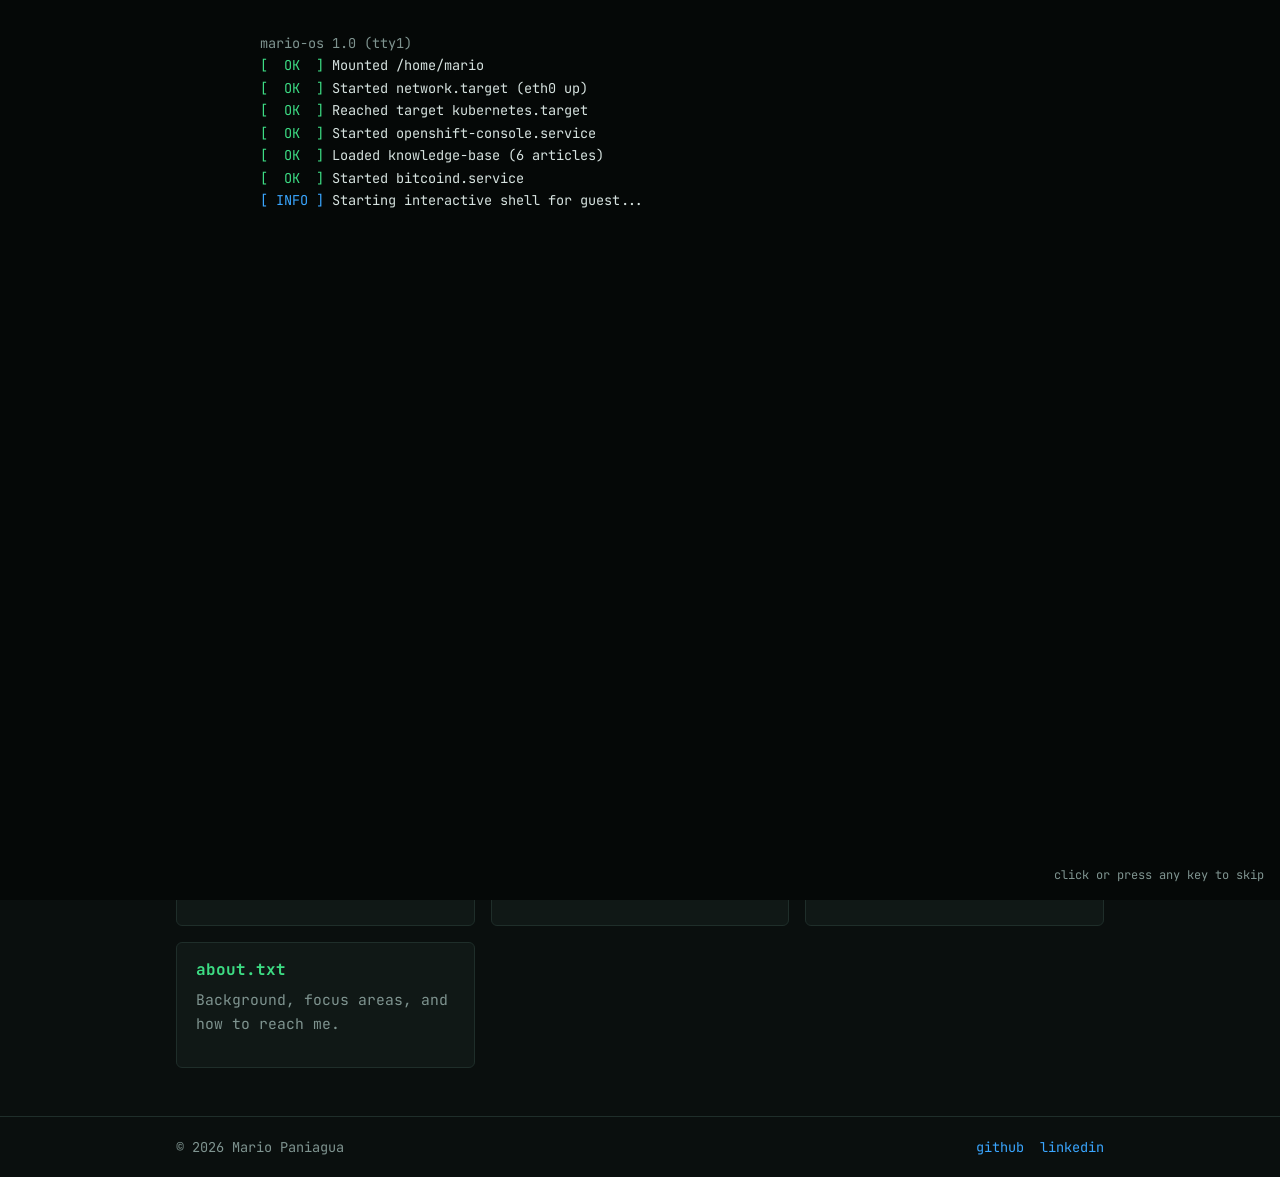
<file: index.html>
<!doctype html>
<html lang="en">
<head>
  <meta charset="utf-8">
  <meta name="viewport" content="width=device-width, initial-scale=1">
  <title>Home — Mario Paniagua</title>
  <meta name="description" content="Personal site: Unix/OpenShift administration, networking, Kubernetes, VMware, and AI — plus a knowledge base of admin runbooks.">
  <link rel="preconnect" href="https://fonts.googleapis.com">
  <link rel="preconnect" href="https://fonts.gstatic.com" crossorigin>
  <link rel="stylesheet" href="https://fonts.googleapis.com/css2?family=JetBrains+Mono:wght@400;700&display=swap">
  <link rel="stylesheet" href="css/style.css">
  <link rel="stylesheet" href="css/motion.css">
</head>
<body>
  <header class="site-header">
    <div class="container">
      <a class="logo" href="index.html">~/<span>mario-paniagua</span></a>
      <nav class="site-nav" aria-label="Main">
        <ul>
          <li><a href="index.html" aria-current="page">home</a></li>
          <li><a href="projects.html">projects</a></li>
          <li><a href="knowledge-base.html">knowledge-base</a></li>
          <li><a href="resume.html">resume</a></li>
          <li><a href="about.html">about</a></li>
        </ul>
      </nav>
    </div>
  </header>

  <main>
    <div class="container">
      <section class="hero">
        <h1>Hi, I'm Mario Paniagua<span class="cursor" aria-hidden="true"></span></h1>
        <p class="tagline">unix · openshift · kubernetes · networking · vmware · ai</p>
        <p>
          UNIX/OpenShift systems administrator with 10+ years in infrastructure, from Juniper
          networks to VMware Tanzu to production OpenShift. I keep clusters and servers healthy,
          and write down how I did it so others don't have to rediscover it.
          <a href="about.html">More about me →</a>
        </p>
      </section>

      <section id="terminal" class="terminal" aria-label="Interactive terminal">
        <div class="terminal-bar" aria-hidden="true">
          <span class="dot"></span><span class="dot"></span><span class="dot"></span>
          <span class="title">guest@site: ~</span>
        </div>
        <div class="terminal-body">
          <div class="terminal-output" aria-live="polite"></div>
          <div class="terminal-input-row">
            <label class="terminal-prompt" for="terminal-input">guest@site:~$</label>
            <input id="terminal-input" class="terminal-input" type="text"
                   autocomplete="off" autocapitalize="off" spellcheck="false"
                   aria-label="Terminal command">
          </div>
        </div>
      </section>

      <h2 class="prompt">ls ~/</h2>
      <div class="grid">
        <a class="card" href="projects.html">
          <h3>projects/</h3>
          <p class="muted">Self-hosted LLM on Kubernetes, and more to come.</p>
        </a>
        <a class="card" href="knowledge-base.html">
          <h3>knowledge-base/</h3>
          <p class="muted">Admin procedures and runbooks for reference.</p>
        </a>
        <a class="card" href="resume.html">
          <h3>resume.txt</h3>
          <p class="muted">Experience, skills, and credentials.</p>
        </a>
        <a class="card" href="about.html">
          <h3>about.txt</h3>
          <p class="muted">Background, focus areas, and how to reach me.</p>
        </a>
      </div>
    </div>
  </main>

  <footer class="site-footer">
    <div class="container">
      <span>© 2026 Mario Paniagua</span>
      <ul>
        <li><a href="https://github.com/lpageek95">github</a></li>
        <li><a href="https://www.linkedin.com/in/mario-paniagua-47815b133/">linkedin</a></li>
      </ul>
    </div>
  </footer>

  <script src="js/terminal.js"></script>
  <script src="js/kb-articles.js"></script>
  <script src="js/motion.js"></script>
</body>
</html>
</file>
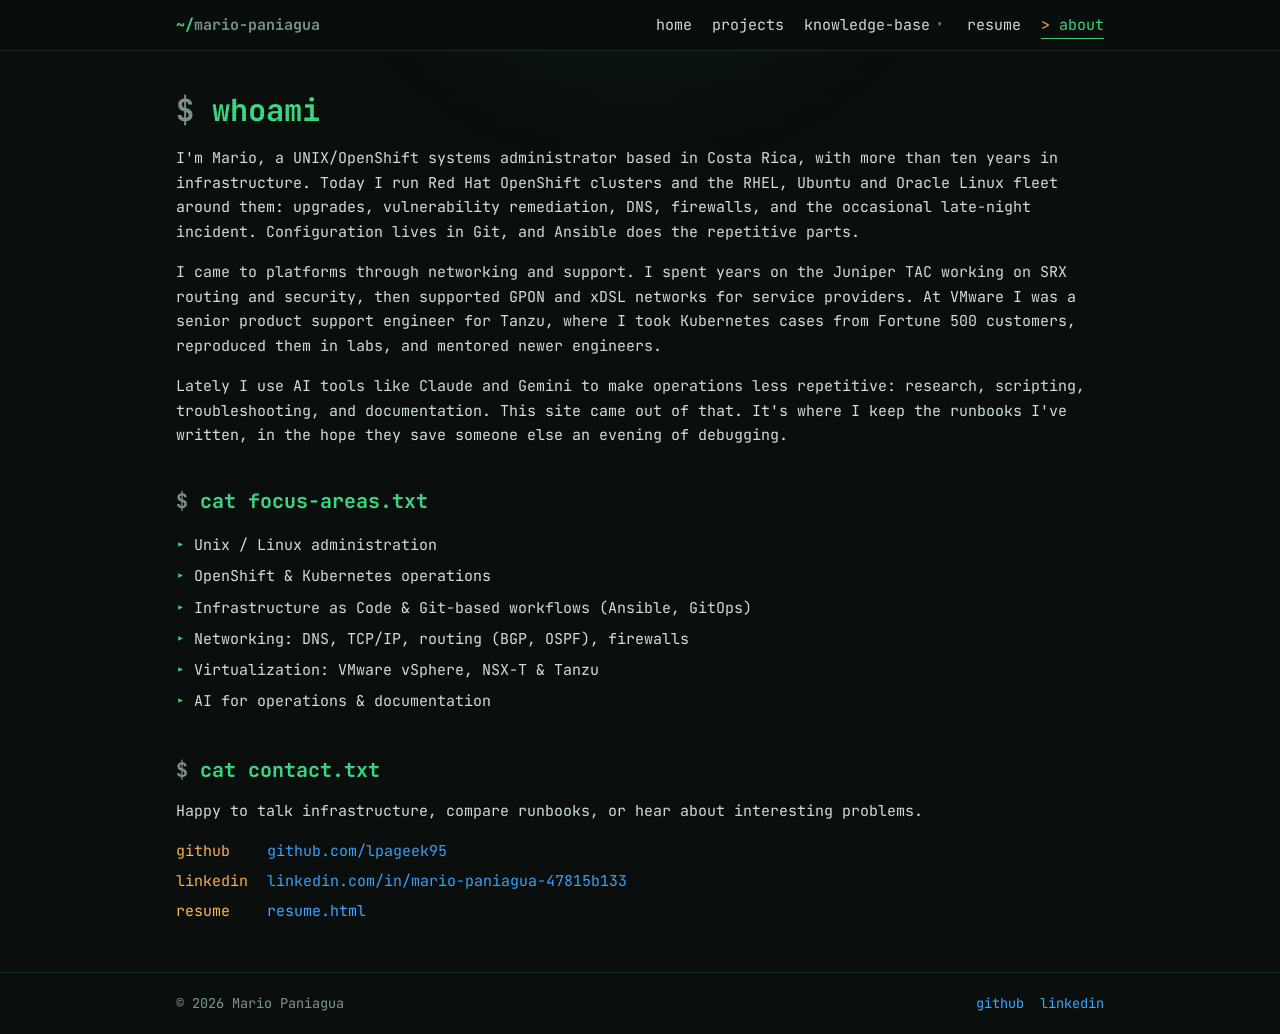
<file: about.html>
<!doctype html>
<html lang="en">
<head>
  <meta charset="utf-8">
  <meta name="viewport" content="width=device-width, initial-scale=1">
  <title>About — Mario Paniagua</title>
  <meta name="description" content="About me: background, focus areas, and how to get in touch.">
  <link rel="preconnect" href="https://fonts.googleapis.com">
  <link rel="preconnect" href="https://fonts.gstatic.com" crossorigin>
  <link rel="stylesheet" href="https://fonts.googleapis.com/css2?family=JetBrains+Mono:wght@400;700&display=swap">
  <link rel="stylesheet" href="css/style.css">
  <link rel="stylesheet" href="css/motion.css">
</head>
<body>
  <header class="site-header">
    <div class="container">
      <a class="logo" href="index.html">~/<span>mario-paniagua</span></a>
      <nav class="site-nav" aria-label="Main">
        <ul>
          <li><a href="index.html">home</a></li>
          <li><a href="projects.html">projects</a></li>
          <li><a href="knowledge-base.html">knowledge-base</a></li>
          <li><a href="resume.html">resume</a></li>
          <li><a href="about.html" aria-current="page">about</a></li>
        </ul>
      </nav>
    </div>
  </header>

  <main>
    <div class="container">
      <h1 class="prompt">whoami</h1>

      <section aria-label="Bio">
        <p>
          I'm Mario, a UNIX/OpenShift systems administrator based in Costa Rica, with more than
          ten years in infrastructure. Today I run Red Hat OpenShift clusters and the RHEL, Ubuntu
          and Oracle Linux fleet around them: upgrades, vulnerability remediation, DNS, firewalls,
          and the occasional late-night incident. Configuration lives in Git, and Ansible does the
          repetitive parts.
        </p>
        <p>
          I came to platforms through networking and support. I spent years on the Juniper TAC
          working on SRX routing and security, then supported GPON and xDSL networks for service
          providers. At VMware I was a senior product support engineer for Tanzu, where I took
          Kubernetes cases from Fortune 500 customers, reproduced them in labs, and mentored newer
          engineers.
        </p>
        <p>
          Lately I use AI tools like Claude and Gemini to make operations less repetitive:
          research, scripting, troubleshooting, and documentation. This site came out of that.
          It's where I keep the runbooks I've written, in the hope they save someone else an evening
          of debugging.
        </p>
      </section>

      <h2 class="prompt">cat focus-areas.txt</h2>
      <ul class="focus-list">
        <li>Unix / Linux administration</li>
        <li>OpenShift &amp; Kubernetes operations</li>
        <li>Infrastructure as Code &amp; Git-based workflows (Ansible, GitOps)</li>
        <li>Networking: DNS, TCP/IP, routing (BGP, OSPF), firewalls</li>
        <li>Virtualization: VMware vSphere, NSX-T &amp; Tanzu</li>
        <li>AI for operations &amp; documentation</li>
      </ul>

      <h2 class="prompt" id="contact">cat contact.txt</h2>
      <p>Happy to talk infrastructure, compare runbooks, or hear about interesting problems.</p>
      <dl class="kv">
        <dt>github</dt>
        <dd><a href="https://github.com/lpageek95">github.com/lpageek95</a></dd>
        <dt>linkedin</dt>
        <dd><a href="https://www.linkedin.com/in/mario-paniagua-47815b133/">linkedin.com/in/mario-paniagua-47815b133</a></dd>
        <dt>resume</dt>
        <dd><a href="resume.html">resume.html</a></dd>
      </dl>
    </div>
  </main>

  <footer class="site-footer">
    <div class="container">
      <span>© 2026 Mario Paniagua</span>
      <ul>
        <li><a href="https://github.com/lpageek95">github</a></li>
        <li><a href="https://www.linkedin.com/in/mario-paniagua-47815b133/">linkedin</a></li>
      </ul>
    </div>
  </footer>
  <script src="js/kb-articles.js"></script>
  <script src="js/motion.js"></script>
</body>
</html>
</file>
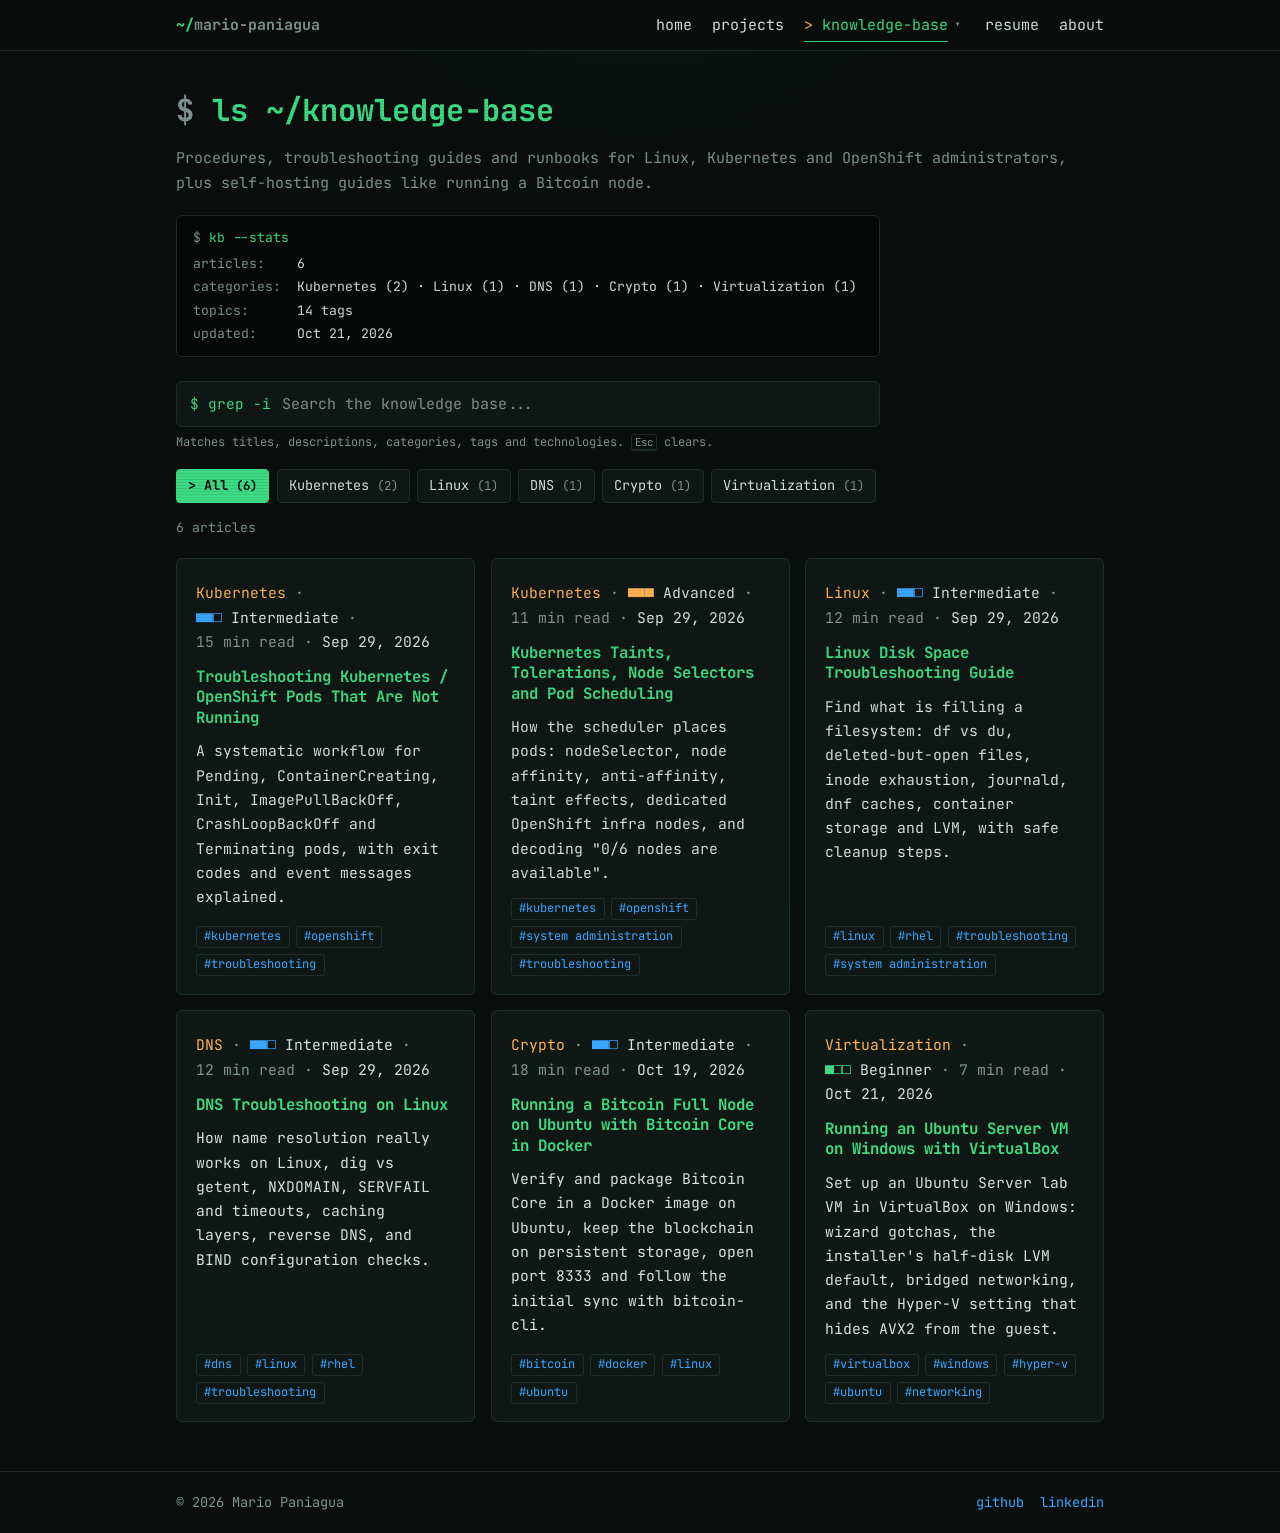
<file: knowledge-base.html>
<!doctype html>
<html lang="en">
<head>
  <meta charset="utf-8">
  <meta name="viewport" content="width=device-width, initial-scale=1">
  <title>Knowledge Base: Linux, Kubernetes, OpenShift &amp; DNS Guides — Mario Paniagua</title>
  <meta name="description" content="Practical troubleshooting guides and runbooks for Linux/RHEL, Kubernetes, OpenShift and DNS administrators. Searchable and filterable by category and topic.">
  <meta property="og:type" content="website">
  <meta property="og:site_name" content="Mario Paniagua">
  <meta property="og:title" content="Knowledge Base: Linux, Kubernetes, OpenShift &amp; DNS Guides">
  <meta property="og:description" content="Practical troubleshooting guides and runbooks for Linux/RHEL, Kubernetes, OpenShift and DNS administrators.">
  <link rel="preconnect" href="https://fonts.googleapis.com">
  <link rel="preconnect" href="https://fonts.gstatic.com" crossorigin>
  <link rel="stylesheet" href="https://fonts.googleapis.com/css2?family=JetBrains+Mono:wght@400;700&display=swap">
  <link rel="stylesheet" href="css/style.css">
  <link rel="stylesheet" href="css/motion.css">
</head>
<body>
  <header class="site-header">
    <div class="container">
      <a class="logo" href="index.html">~/<span>mario-paniagua</span></a>
      <nav class="site-nav" aria-label="Main">
        <ul>
          <li><a href="index.html">home</a></li>
          <li><a href="projects.html">projects</a></li>
          <li><a href="knowledge-base.html" aria-current="page">knowledge-base</a></li>
          <li><a href="resume.html">resume</a></li>
          <li><a href="about.html">about</a></li>
        </ul>
      </nav>
    </div>
  </header>

  <main>
    <div class="container">
      <h1 class="prompt">ls ~/knowledge-base</h1>
      <p class="muted">Procedures, troubleshooting guides and runbooks for Linux, Kubernetes and OpenShift administrators, plus self-hosting guides like running a Bitcoin node.</p>

      <!-- Filled by js/knowledge-base.js from js/kb-articles.js -->
      <section class="kb-stats" id="kb-stats" aria-label="Knowledge base statistics"></section>

      <section class="kb-controls" id="kb-controls" aria-label="Search and filter articles" hidden>
        <div class="kb-search">
          <label for="kb-search" class="visually-hidden">Search the knowledge base</label>
          <span class="kb-search-prompt" aria-hidden="true">$ grep -i</span>
          <input id="kb-search" type="search" placeholder="Search the knowledge base..."
                 autocomplete="off" autocapitalize="off" spellcheck="false"
                 aria-describedby="kb-search-hint" aria-controls="kb-grid">
        </div>
        <p id="kb-search-hint" class="kb-hint">Matches titles, descriptions, categories, tags and technologies. <kbd>Esc</kbd> clears.</p>

        <div class="kb-filters" id="kb-categories" role="group" aria-label="Filter by category"></div>

        <div class="kb-status">
          <p id="kb-count" class="kb-count" role="status" aria-live="polite"></p>
          <p id="kb-active-tag" class="kb-active-tag" hidden>tag: <button type="button" id="kb-active-tag-btn" class="tag-btn" aria-pressed="true"></button></p>
          <button type="button" id="kb-reset" class="kb-reset" hidden>reset filters</button>
        </div>
      </section>

      <div class="grid" id="kb-grid"></div>

      <div class="kb-empty" id="kb-empty" hidden>
        <p id="kb-empty-text">No articles found matching your search.</p>
        <button type="button" id="kb-empty-reset" class="kb-reset">reset filters</button>
      </div>

      <noscript>
        <p class="muted">Search and filters need JavaScript. All articles:</p>
        <ul>
          <li><a href="articles/troubleshooting-pods-not-running.html">Troubleshooting Kubernetes / OpenShift Pods That Are Not Running</a></li>
          <li><a href="articles/kubernetes-pod-scheduling.html">Kubernetes Taints, Tolerations, Node Selectors and Pod Scheduling</a></li>
          <li><a href="articles/linux-disk-space-troubleshooting.html">Linux Disk Space Troubleshooting Guide</a></li>
          <li><a href="articles/dns-troubleshooting-linux.html">DNS Troubleshooting on Linux</a></li>
          <li><a href="articles/bitcoin-node-docker-ubuntu.html">Running a Bitcoin Full Node on Ubuntu with Bitcoin Core in Docker</a></li>
          <li><a href="articles/virtualbox-ubuntu-vm-windows.html">Running an Ubuntu Server VM on Windows with VirtualBox</a></li>
        </ul>
      </noscript>
    </div>
  </main>

  <footer class="site-footer">
    <div class="container">
      <span>© 2026 Mario Paniagua</span>
      <ul>
        <li><a href="https://github.com/lpageek95">github</a></li>
        <li><a href="https://www.linkedin.com/in/mario-paniagua-47815b133/">linkedin</a></li>
      </ul>
    </div>
  </footer>

  <script src="js/kb-articles.js"></script>
  <script src="js/knowledge-base.js"></script>
  <script src="js/motion.js"></script>
</body>
</html>
</file>
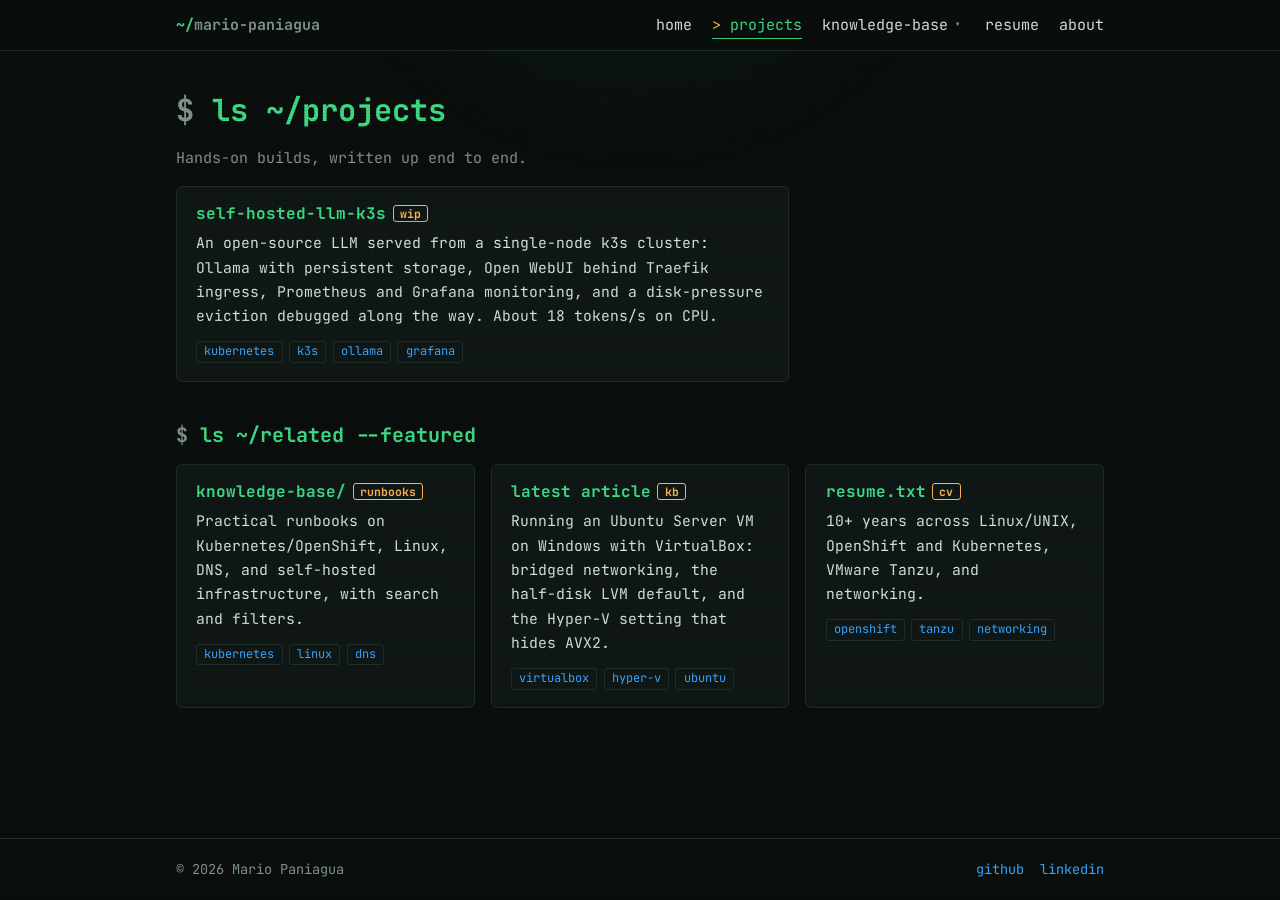
<file: projects.html>
<!doctype html>
<html lang="en">
<head>
  <meta charset="utf-8">
  <meta name="viewport" content="width=device-width, initial-scale=1">
  <title>Projects — Mario Paniagua</title>
  <meta name="description" content="Projects in infrastructure, Kubernetes/OpenShift, networking and AI: a self-hosted LLM on k3s and more.">
  <link rel="preconnect" href="https://fonts.googleapis.com">
  <link rel="preconnect" href="https://fonts.gstatic.com" crossorigin>
  <link rel="stylesheet" href="https://fonts.googleapis.com/css2?family=JetBrains+Mono:wght@400;700&display=swap">
  <link rel="stylesheet" href="css/style.css">
  <link rel="stylesheet" href="css/motion.css">
</head>
<body>
  <header class="site-header">
    <div class="container">
      <a class="logo" href="index.html">~/<span>mario-paniagua</span></a>
      <nav class="site-nav" aria-label="Main">
        <ul>
          <li><a href="index.html">home</a></li>
          <li><a href="projects.html" aria-current="page">projects</a></li>
          <li><a href="knowledge-base.html">knowledge-base</a></li>
          <li><a href="resume.html">resume</a></li>
          <li><a href="about.html">about</a></li>
        </ul>
      </nav>
    </div>
  </header>

  <main>
    <div class="container">
      <h1 class="prompt">ls ~/projects</h1>
      <p class="muted">Hands-on builds, written up end to end.</p>

      <div class="grid">
        <a class="card project-card" href="projects/self-hosted-llm-k3s.html">
          <h3>self-hosted-llm-k3s<span class="badge">wip</span></h3>
          <p>An open-source LLM served from a single-node k3s cluster: Ollama with persistent storage, Open WebUI behind Traefik ingress, Prometheus and Grafana monitoring, and a disk-pressure eviction debugged along the way. About 18 tokens/s on CPU.</p>
          <ul class="tags"><li>kubernetes</li><li>k3s</li><li>ollama</li><li>grafana</li></ul>
        </a>
      </div>

      <h2 class="prompt">ls ~/related --featured</h2>
      <div class="grid">
        <a class="card" href="knowledge-base.html">
          <h3>knowledge-base/<span class="badge">runbooks</span></h3>
          <p>Practical runbooks on Kubernetes/OpenShift, Linux, DNS, and self-hosted infrastructure, with search and filters.</p>
          <ul class="tags"><li>kubernetes</li><li>linux</li><li>dns</li></ul>
        </a>
        <a class="card" href="articles/virtualbox-ubuntu-vm-windows.html">
          <h3>latest article<span class="badge">kb</span></h3>
          <p>Running an Ubuntu Server VM on Windows with VirtualBox: bridged networking, the half-disk LVM default, and the Hyper-V setting that hides AVX2.</p>
          <ul class="tags"><li>virtualbox</li><li>hyper-v</li><li>ubuntu</li></ul>
        </a>
        <a class="card" href="resume.html">
          <h3>resume.txt<span class="badge">cv</span></h3>
          <p>10+ years across Linux/UNIX, OpenShift and Kubernetes, VMware Tanzu, and networking.</p>
          <ul class="tags"><li>openshift</li><li>tanzu</li><li>networking</li></ul>
        </a>
      </div>
    </div>
  </main>

  <footer class="site-footer">
    <div class="container">
      <span>© 2026 Mario Paniagua</span>
      <ul>
        <li><a href="https://github.com/lpageek95">github</a></li>
        <li><a href="https://www.linkedin.com/in/mario-paniagua-47815b133/">linkedin</a></li>
      </ul>
    </div>
  </footer>
  <script src="js/kb-articles.js"></script>
  <script src="js/motion.js"></script>
</body>
</html>
</file>
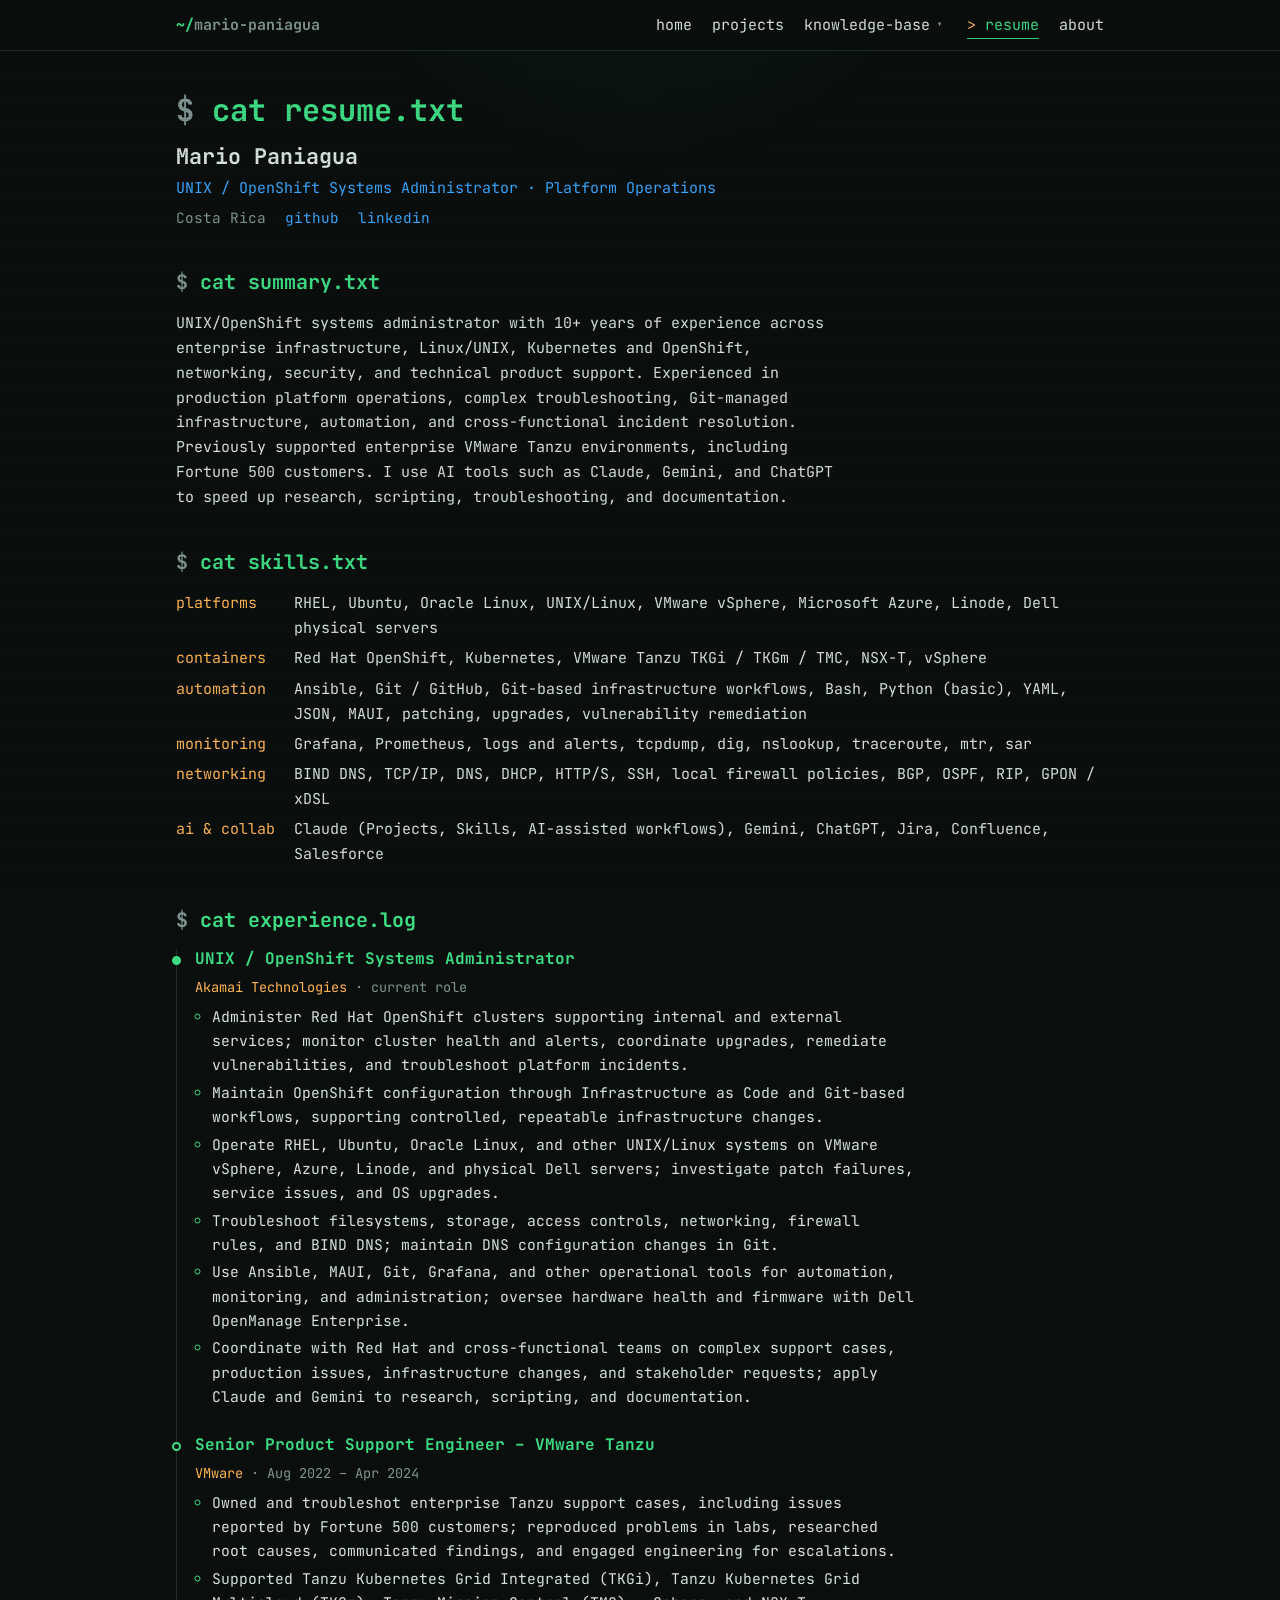
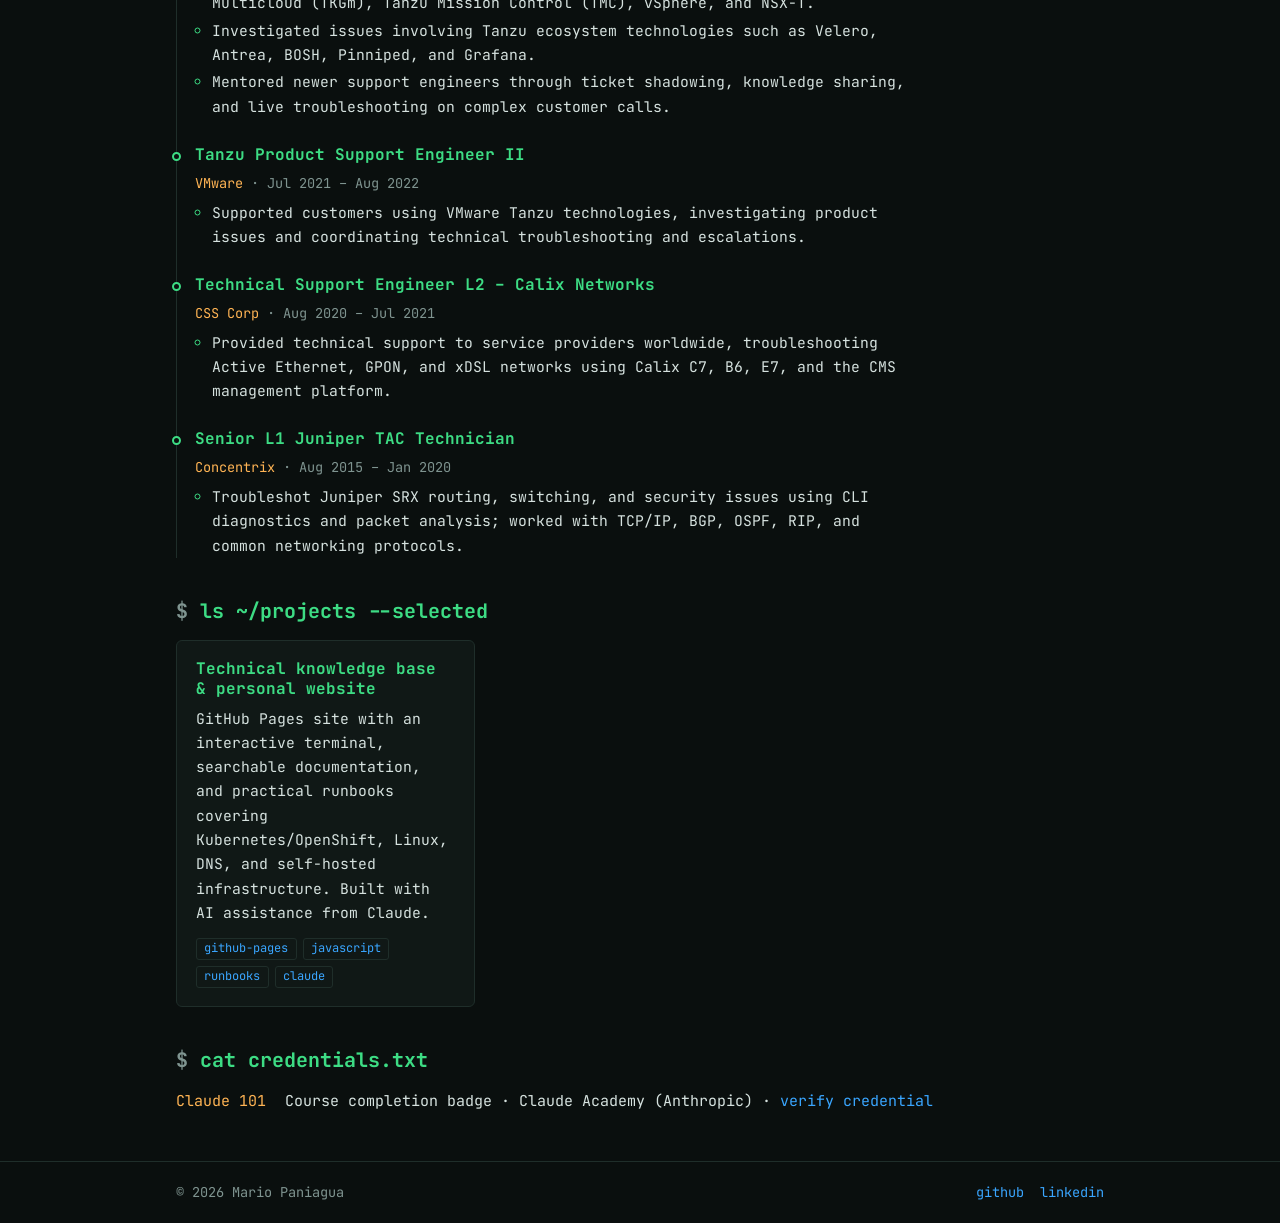
<file: resume.html>
<!doctype html>
<html lang="en">
<head>
  <meta charset="utf-8">
  <meta name="viewport" content="width=device-width, initial-scale=1">
  <title>Resume — Mario Paniagua</title>
  <meta name="description" content="Resume of Mario Paniagua: UNIX / OpenShift systems administrator with 10+ years in Linux, Kubernetes, VMware Tanzu, and networking.">
  <link rel="preconnect" href="https://fonts.googleapis.com">
  <link rel="preconnect" href="https://fonts.gstatic.com" crossorigin>
  <link rel="stylesheet" href="https://fonts.googleapis.com/css2?family=JetBrains+Mono:wght@400;700&display=swap">
  <link rel="stylesheet" href="css/style.css">
  <link rel="stylesheet" href="css/motion.css">
</head>
<body>
  <header class="site-header">
    <div class="container">
      <a class="logo" href="index.html">~/<span>mario-paniagua</span></a>
      <nav class="site-nav" aria-label="Main">
        <ul>
          <li><a href="index.html">home</a></li>
          <li><a href="projects.html">projects</a></li>
          <li><a href="knowledge-base.html">knowledge-base</a></li>
          <li><a href="resume.html" aria-current="page">resume</a></li>
          <li><a href="about.html">about</a></li>
        </ul>
      </nav>
    </div>
  </header>

  <main>
    <div class="container">
      <h1 class="prompt">cat resume.txt</h1>

      <header class="resume-head">
        <p class="resume-name">Mario Paniagua</p>
        <p class="resume-role">UNIX / OpenShift Systems Administrator · Platform Operations</p>
        <p class="muted resume-links">
          <span>Costa Rica</span>
          <span><a href="https://github.com/lpageek95">github</a></span>
          <span><a href="https://www.linkedin.com/in/mario-paniagua-47815b133/">linkedin</a></span>
        </p>
      </header>

      <h2 class="prompt">cat summary.txt</h2>
      <p class="resume-summary">
        UNIX/OpenShift systems administrator with 10+ years of experience across enterprise
        infrastructure, Linux/UNIX, Kubernetes and OpenShift, networking, security, and technical
        product support. Experienced in production platform operations, complex troubleshooting,
        Git-managed infrastructure, automation, and cross-functional incident resolution. Previously
        supported enterprise VMware Tanzu environments, including Fortune 500 customers. I use AI
        tools such as Claude, Gemini, and ChatGPT to speed up research, scripting, troubleshooting,
        and documentation.
      </p>

      <h2 class="prompt">cat skills.txt</h2>
      <dl class="kv skills">
        <dt>platforms</dt>
        <dd>RHEL, Ubuntu, Oracle Linux, UNIX/Linux, VMware vSphere, Microsoft Azure, Linode, Dell physical servers</dd>
        <dt>containers</dt>
        <dd>Red Hat OpenShift, Kubernetes, VMware Tanzu TKGi / TKGm / TMC, NSX-T, vSphere</dd>
        <dt>automation</dt>
        <dd>Ansible, Git / GitHub, Git-based infrastructure workflows, Bash, Python (basic), YAML, JSON, MAUI, patching, upgrades, vulnerability remediation</dd>
        <dt>monitoring</dt>
        <dd>Grafana, Prometheus, logs and alerts, tcpdump, dig, nslookup, traceroute, mtr, sar</dd>
        <dt>networking</dt>
        <dd>BIND DNS, TCP/IP, DNS, DHCP, HTTP/S, SSH, local firewall policies, BGP, OSPF, RIP, GPON / xDSL</dd>
        <dt>ai &amp; collab</dt>
        <dd>Claude (Projects, Skills, AI-assisted workflows), Gemini, ChatGPT, Jira, Confluence, Salesforce</dd>
      </dl>

      <h2 class="prompt">cat experience.log</h2>
      <ol class="timeline">
        <li class="job">
          <h3>UNIX / OpenShift Systems Administrator</h3>
          <p class="job-meta"><span class="accent">Akamai Technologies</span> · <span>current role</span></p>
          <ul>
            <li>Administer Red Hat OpenShift clusters supporting internal and external services; monitor cluster health and alerts, coordinate upgrades, remediate vulnerabilities, and troubleshoot platform incidents.</li>
            <li>Maintain OpenShift configuration through Infrastructure as Code and Git-based workflows, supporting controlled, repeatable infrastructure changes.</li>
            <li>Operate RHEL, Ubuntu, Oracle Linux, and other UNIX/Linux systems on VMware vSphere, Azure, Linode, and physical Dell servers; investigate patch failures, service issues, and OS upgrades.</li>
            <li>Troubleshoot filesystems, storage, access controls, networking, firewall rules, and BIND DNS; maintain DNS configuration changes in Git.</li>
            <li>Use Ansible, MAUI, Git, Grafana, and other operational tools for automation, monitoring, and administration; oversee hardware health and firmware with Dell OpenManage Enterprise.</li>
            <li>Coordinate with Red Hat and cross-functional teams on complex support cases, production issues, infrastructure changes, and stakeholder requests; apply Claude and Gemini to research, scripting, and documentation.</li>
          </ul>
        </li>
        <li class="job">
          <h3>Senior Product Support Engineer – VMware Tanzu</h3>
          <p class="job-meta"><span class="accent">VMware</span> · <span>Aug 2022 – Apr 2024</span></p>
          <ul>
            <li>Owned and troubleshot enterprise Tanzu support cases, including issues reported by Fortune 500 customers; reproduced problems in labs, researched root causes, communicated findings, and engaged engineering for escalations.</li>
            <li>Supported Tanzu Kubernetes Grid Integrated (TKGi), Tanzu Kubernetes Grid Multicloud (TKGm), Tanzu Mission Control (TMC), vSphere, and NSX-T.</li>
            <li>Investigated issues involving Tanzu ecosystem technologies such as Velero, Antrea, BOSH, Pinniped, and Grafana.</li>
            <li>Mentored newer support engineers through ticket shadowing, knowledge sharing, and live troubleshooting on complex customer calls.</li>
          </ul>
        </li>
        <li class="job">
          <h3>Tanzu Product Support Engineer II</h3>
          <p class="job-meta"><span class="accent">VMware</span> · <span>Jul 2021 – Aug 2022</span></p>
          <ul>
            <li>Supported customers using VMware Tanzu technologies, investigating product issues and coordinating technical troubleshooting and escalations.</li>
          </ul>
        </li>
        <li class="job">
          <h3>Technical Support Engineer L2 – Calix Networks</h3>
          <p class="job-meta"><span class="accent">CSS Corp</span> · <span>Aug 2020 – Jul 2021</span></p>
          <ul>
            <li>Provided technical support to service providers worldwide, troubleshooting Active Ethernet, GPON, and xDSL networks using Calix C7, B6, E7, and the CMS management platform.</li>
          </ul>
        </li>
        <li class="job">
          <h3>Senior L1 Juniper TAC Technician</h3>
          <p class="job-meta"><span class="accent">Concentrix</span> · <span>Aug 2015 – Jan 2020</span></p>
          <ul>
            <li>Troubleshot Juniper SRX routing, switching, and security issues using CLI diagnostics and packet analysis; worked with TCP/IP, BGP, OSPF, RIP, and common networking protocols.</li>
          </ul>
        </li>
      </ol>

      <h2 class="prompt">ls ~/projects --selected</h2>
      <div class="grid">
        <a class="card" href="projects.html">
          <h3>Technical knowledge base &amp; personal website</h3>
          <p>GitHub Pages site with an interactive terminal, searchable documentation, and practical runbooks covering Kubernetes/OpenShift, Linux, DNS, and self-hosted infrastructure. Built with AI assistance from Claude.</p>
          <ul class="tags"><li>github-pages</li><li>javascript</li><li>runbooks</li><li>claude</li></ul>
        </a>
      </div>

      <h2 class="prompt">cat credentials.txt</h2>
      <dl class="kv">
        <dt>Claude 101</dt>
        <dd>Course completion badge · Claude Academy (Anthropic) · <a href="https://academy.claude.com/verify/2cfe46139d8d91d649dbb065b2da72d7">verify credential</a></dd>
      </dl>
    </div>
  </main>

  <footer class="site-footer">
    <div class="container">
      <span>© 2026 Mario Paniagua</span>
      <ul>
        <li><a href="https://github.com/lpageek95">github</a></li>
        <li><a href="https://www.linkedin.com/in/mario-paniagua-47815b133/">linkedin</a></li>
      </ul>
    </div>
  </footer>
  <script src="js/kb-articles.js"></script>
  <script src="js/motion.js"></script>
</body>
</html>
</file>
<file: css/style.css>
/* ==========================================================================
   Theme — dark, terminal-inspired
   ========================================================================== */
:root {
  --green: #3ddc84;   /* primary */
  --blue: #3aa6ff;    /* secondary */
  --amber: #ffb454;   /* sparing accent: highlights / warnings */
  --bg: #0a0f0e;      /* near-black, green-tinted */
  --bg-raised: #101816;
  --text: #d6e2df;    /* soft off-white */
  --muted: #7f9490;
  --border: #1f2e2a;
  --font: "JetBrains Mono", "Fira Code", ui-monospace, Consolas, monospace;
  /* Code blocks: real Consolas on Windows, Inconsolata (a Consolas-style web font) elsewhere */
  --code-font: Consolas, "Inconsolata", "Cascadia Mono", ui-monospace, monospace;
  --maxw: 960px;
}

*,
*::before,
*::after { box-sizing: border-box; }

html { scroll-behavior: smooth; }

body {
  margin: 0;
  min-height: 100vh;
  display: flex;
  flex-direction: column;
  background: var(--bg);
  color: var(--text);
  font-family: var(--font);
  font-size: 15px;
  line-height: 1.65;
}

/* CRT scanline overlay */
body::after {
  content: "";
  position: fixed;
  inset: 0;
  pointer-events: none;
  z-index: 100;
  background: repeating-linear-gradient(
    to bottom,
    rgba(0, 0, 0, 0) 0,
    rgba(0, 0, 0, 0) 2px,
    rgba(0, 0, 0, 0.18) 3px
  );
}

@media (prefers-reduced-motion: reduce) {
  html { scroll-behavior: auto; }
  body::after { display: none; }
  .cursor { animation: none; }
}

a { color: var(--blue); text-decoration: none; }
a:hover, a:focus-visible { color: var(--green); text-decoration: underline; }
:focus-visible { outline: 2px solid var(--green); outline-offset: 2px; }

h1, h2, h3 { color: var(--green); line-height: 1.3; font-weight: 700; }
h1 { font-size: 1.9rem; margin: 0 0 .5rem; }
h2 { font-size: 1.25rem; margin: 2.5rem 0 1rem; }
h3 { font-size: 1rem; margin: 0 0 .4rem; }

/* Prompt-style heading prefix: <h2 class="prompt">cat about.txt</h2> */
.prompt::before { content: "$ "; color: var(--muted); }

.accent { color: var(--amber); }
.muted { color: var(--muted); }

.container {
  width: 100%;
  max-width: var(--maxw);
  margin: 0 auto;
  padding: 0 16px;
}

/* ==========================================================================
   Header / nav
   ========================================================================== */
.site-header {
  border-bottom: 1px solid var(--border);
  background: rgba(10, 15, 14, 0.92);
  position: sticky;
  top: 0;
  z-index: 50;
}
.site-header .container {
  display: flex;
  align-items: center;
  justify-content: space-between;
  flex-wrap: wrap;
  gap: .5rem 1.5rem;
  padding-top: .8rem;
  padding-bottom: .8rem;
}
.logo { color: var(--green); font-weight: 700; }
.logo:hover { text-decoration: none; }
.logo span { color: var(--muted); }

.site-nav ul {
  list-style: none;
  margin: 0;
  padding: 0;
  display: flex;
  flex-wrap: wrap;
  gap: .25rem 1.25rem;
}
.site-nav a { color: var(--text); }
.site-nav a:hover { color: var(--green); }
.site-nav a[aria-current] { color: var(--green); }
.site-nav a[aria-current]::before { content: "> "; color: var(--amber); }

main { flex: 1; padding: 2.5rem 0 3rem; }

/* ==========================================================================
   Hero
   ========================================================================== */
.hero .tagline { color: var(--blue); margin: 0 0 1rem; }
.hero p { max-width: 65ch; }

.cursor {
  display: inline-block;
  width: .6em;
  height: 1.1em;
  background: var(--green);
  vertical-align: text-bottom;
  animation: blink 1s steps(1) infinite;
}
@keyframes blink { 50% { opacity: 0; } }

/* ==========================================================================
   Cards
   ========================================================================== */
.grid {
  display: grid;
  grid-template-columns: repeat(auto-fill, minmax(260px, 1fr));
  gap: 1rem;
}
.card {
  background: var(--bg-raised);
  border: 1px solid var(--border);
  border-radius: 6px;
  padding: 1.1rem 1.2rem;
  transition: border-color .15s;
}
.card:hover { border-color: var(--green); }
a.card { display: block; color: var(--text); }
a.card:hover, a.card:focus-visible { text-decoration: none; }
.card p { margin: .3rem 0 .8rem; font-size: .92rem; }
.tags { display: flex; flex-wrap: wrap; gap: .4rem; margin: 0; padding: 0; list-style: none; }
.tags li {
  font-size: .75rem;
  color: var(--blue);
  border: 1px solid var(--border);
  border-radius: 3px;
  padding: 0 .45rem;
}
.badge {
  font-size: .72rem;
  color: var(--amber);
  border: 1px solid var(--amber);
  border-radius: 3px;
  padding: 0 .4rem;
  margin-left: .4rem;
  vertical-align: middle;
}

/* ==========================================================================
   Lists / definition rows (about page)
   ========================================================================== */
.focus-list { list-style: none; padding: 0; margin: 0; }
.focus-list li { padding: .2rem 0; }
.focus-list li::before { content: "▸ "; color: var(--green); }

.kv { display: grid; grid-template-columns: max-content 1fr; gap: .35rem 1.2rem; margin: 0; }
.kv dt { color: var(--amber); }
.kv dd { margin: 0; overflow-wrap: anywhere; }

.card-meta { font-size: .78rem; color: var(--muted); margin: 0 0 .35rem; }
.card-meta .cat { color: var(--amber); }

[hidden] { display: none !important; }

.visually-hidden {
  position: absolute !important;
  width: 1px; height: 1px;
  padding: 0; margin: -1px;
  overflow: hidden;
  clip: rect(0, 0, 0, 0);
  white-space: nowrap;
  border: 0;
}

/* Metadata items never break internally; the line wraps between items */
.card-meta > span, .article-meta > span { white-space: nowrap; }
.prose .tags { padding-left: 0; }
.tags.tag-buttons li { border: 0; padding: 0; }

/* Difficulty: text label + bars, so it never relies on color alone */
.level { white-space: nowrap; }
.level-bars { letter-spacing: -.05em; margin-right: .1em; }
.level[data-level="beginner"] .level-bars { color: var(--green); }
.level[data-level="intermediate"] .level-bars { color: var(--blue); }
.level[data-level="advanced"] .level-bars { color: var(--amber); }

/* ==========================================================================
   Knowledge-base index (knowledge-base.html)
   ========================================================================== */
.kb-stats {
  margin: 1.2rem 0 1.5rem;
  padding: .7rem 1rem;
  background: #050807;
  border: 1px solid var(--border);
  border-radius: 6px;
  font-size: .82rem;
  max-width: 44rem;
}
.kb-stats:empty { display: none; }
.kb-stats-cmd { margin: 0 0 .3rem; color: var(--green); }
.kb-stats-cmd::before { content: "$ "; color: var(--muted); }
.kb-stats-list { display: grid; grid-template-columns: max-content 1fr; gap: .1rem 1rem; margin: 0; }
.kb-stats-list dt { color: var(--muted); }
.kb-stats-list dt::after { content: ":"; }
.kb-stats-list dd { margin: 0; overflow-wrap: anywhere; }

.kb-controls { margin: 0 0 1.2rem; }
.kb-search {
  display: flex;
  align-items: center;
  gap: .6rem;
  background: var(--bg-raised);
  border: 1px solid var(--border);
  border-radius: 6px;
  padding: .55rem .8rem;
  max-width: 44rem;
}
.kb-search:focus-within { border-color: var(--green); }
.kb-search-prompt { color: var(--green); white-space: nowrap; font-size: .9rem; }
.kb-search input {
  flex: 1;
  min-width: 0;
  background: transparent;
  border: 0;
  color: var(--text);
  font: inherit;
  caret-color: var(--green);
}
.kb-search input:focus { outline: none; }
.kb-search input::placeholder { color: var(--muted); opacity: 1; }
.kb-hint { font-size: .75rem; color: var(--muted); margin: .35rem 0 1rem; }
kbd {
  font: inherit;
  font-size: .9em;
  border: 1px solid var(--border);
  border-bottom-width: 2px;
  border-radius: 3px;
  padding: 0 .3em;
}

.kb-filters { display: flex; flex-wrap: wrap; gap: .45rem; margin: 0 0 .9rem; }
.filter-btn, .tag-btn, .kb-reset, .copy-btn {
  font: inherit;
  cursor: pointer;
  color: var(--text);
  background: var(--bg-raised);
  border: 1px solid var(--border);
  border-radius: 4px;
}
.filter-btn { font-size: .85rem; padding: .3rem .7rem; }
.filter-btn:hover, .tag-btn:hover, .kb-reset:hover, .copy-btn:hover { border-color: var(--green); color: var(--green); }
.filter-btn .filter-count { color: var(--muted); font-size: .9em; }
.filter-btn[aria-pressed="true"] { background: var(--green); border-color: var(--green); color: var(--bg); font-weight: 700; }
.filter-btn[aria-pressed="true"]::before { content: "> "; }
.filter-btn[aria-pressed="true"] .filter-count { color: var(--bg); }

.kb-status { display: flex; flex-wrap: wrap; align-items: center; gap: .4rem 1rem; font-size: .82rem; }
.kb-count, .kb-active-tag { margin: 0; color: var(--muted); }
.kb-reset { font-size: .8rem; padding: .15rem .6rem; color: var(--amber); border-color: var(--amber); background: transparent; }
.kb-empty { border: 1px dashed var(--border); border-radius: 6px; padding: 1.2rem; text-align: center; color: var(--muted); }
.kb-empty p { margin: 0 0 .7rem; }

/* Cards: the title link covers the whole card; tag buttons sit above it */
.kb-card { position: relative; display: flex; flex-direction: column; }
.kb-card:focus-within { border-color: var(--green); }
.kb-card h3 { font-size: .98rem; }
.kb-card .card-link { color: var(--green); }
.kb-card .card-link::after { content: ""; position: absolute; inset: 0; border-radius: 6px; }
.kb-card .card-link:hover, .kb-card .card-link:focus-visible { text-decoration: underline; }
.kb-card .card-link:focus-visible { outline: none; }
.kb-card .card-desc { flex: 1; }
.kb-card .tags { position: relative; z-index: 1; }
.kb-card .card-meta .level, .kb-card .card-meta time { color: var(--text); }

.tags .tag-btn {
  font-size: .75rem;
  color: var(--blue);
  padding: 0 .45rem;
  border-radius: 3px;
}
.tag-btn[aria-pressed="true"] { background: var(--blue); border-color: var(--blue); color: var(--bg); }
.kb-active-tag .tag-btn { font-size: .78rem; padding: 0 .45rem; color: var(--bg); background: var(--blue); border-color: var(--blue); }

/* ==========================================================================
   Knowledge-base articles (articles/*.html)
   ========================================================================== */
.breadcrumb { font-size: .85rem; color: var(--muted); margin: 0 0 1.2rem; }
.breadcrumb a { color: var(--muted); }
.breadcrumb a:hover { color: var(--green); }

.article { max-width: 80ch; }
.article h1 { font-size: 1.7rem; overflow-wrap: anywhere; }
.article-meta { font-size: .82rem; color: var(--muted); margin: 0 0 .6rem; }
.article-meta .cat { color: var(--amber); }
.article .tags { margin-bottom: 1.2rem; }
.lead { font-size: 1.02rem; color: var(--text); border-left: 3px solid var(--green); padding-left: .9rem; }

.toc {
  background: var(--bg-raised);
  border: 1px solid var(--border);
  border-radius: 6px;
  padding: .8rem 1.1rem;
  margin: 1.5rem 0 2rem;
  font-size: .88rem;
}
.toc strong { color: var(--green); }
.toc ol { margin: .4rem 0 0; padding-left: 1.4rem; }
.toc li { padding: .05rem 0; }

.prose h2 {
  border-top: 1px solid var(--border);
  padding-top: 1.6rem;
  scroll-margin-top: 4.5rem;
}
.prose h2::before { content: "## "; color: var(--muted); }
.prose h3 { font-size: 1rem; margin: 1.8rem 0 .5rem; color: var(--blue); scroll-margin-top: 4.5rem; }
.prose h4 { font-size: .92rem; margin: 1.2rem 0 .4rem; color: var(--text); }
.prose ul, .prose ol { padding-left: 1.4rem; }
.prose li { margin: .2rem 0; }
.prose strong { color: #eef5f3; }

.prose :not(pre) > code {
  font-family: inherit;
  font-size: .9em;
  color: var(--green);
  background: var(--bg-raised);
  border: 1px solid var(--border);
  border-radius: 3px;
  padding: 0 .3em;
  overflow-wrap: anywhere;
}

/* Code blocks. data-label shows a caption; .changes marks commands that modify the system. */
.prose pre {
  position: relative;
  margin: .8rem 0 1.2rem;
  padding: 1rem 1.15rem;
  background: #050807;
  border: 1px solid var(--border);
  border-left: 3px solid var(--blue);
  border-radius: 4px;
  overflow-x: auto;
  font-family: var(--code-font);
  font-size: .98rem;
  line-height: 1.6;
  tab-size: 2;
}
.prose pre code { font-family: inherit; font-size: inherit; white-space: pre; }
.prose pre[data-label]::before {
  content: attr(data-label);
  display: block;
  margin-bottom: .5rem;
  font-family: var(--font);
  font-size: .72rem;
  letter-spacing: .04em;
  text-transform: uppercase;
  color: var(--muted);
}
.prose pre.changes { border-left-color: var(--amber); }
.prose pre.changes[data-label]::before { color: var(--amber); }
.prose pre.output { border-left-color: var(--border); color: #b9c8c4; }

.callout {
  margin: 1rem 0 1.3rem;
  padding: .75rem 1rem;
  border: 1px solid var(--border);
  border-left: 3px solid var(--blue);
  border-radius: 4px;
  background: var(--bg-raised);
  font-size: .92rem;
}
.callout > :first-child { margin-top: 0; }
.callout > :last-child { margin-bottom: 0; }
.callout .callout-title { display: block; font-weight: 700; color: var(--blue); margin-bottom: .2rem; }
.callout.warn { border-left-color: var(--amber); }
.callout.warn .callout-title { color: var(--amber); }

.table-wrap { overflow-x: auto; margin: .8rem 0 1.3rem; }
.prose table { border-collapse: collapse; width: 100%; font-size: .86rem; }
.prose th, .prose td { border: 1px solid var(--border); padding: .45rem .65rem; text-align: left; vertical-align: top; }
.prose th { background: var(--bg-raised); color: var(--green); }
.prose td code { white-space: nowrap; }

.scenario {
  border: 1px solid var(--border);
  border-radius: 6px;
  padding: .2rem 1.1rem .6rem;
  margin: 1rem 0 1.4rem;
}
.scenario h3 { margin-top: 1rem; }
.scenario dt { color: var(--amber); font-weight: 700; margin-top: .6rem; }
.scenario dd { margin: .15rem 0 0; }

.article-footer {
  margin-top: 3rem;
  padding-top: 1.2rem;
  border-top: 1px solid var(--border);
  font-size: .9rem;
}
.article-meta .level, .article-meta time { color: var(--text); }

/* Table of contents is a <details> so it can be collapsed (no JS needed) */
.toc details > summary {
  cursor: pointer;
  color: var(--green);
  font-weight: 700;
  list-style-position: inside;
}
.toc details > summary:focus-visible { outline: 2px solid var(--green); outline-offset: 2px; }
.toc a { display: inline-block; padding: .1rem 0; }

/* Code windows (built by js/article.js around every .prose pre) */
.code-block {
  position: relative;
  margin: 1rem 0 1.5rem;
  background: #060a09;
  border: 1px solid var(--border);
  border-radius: 8px;
  overflow: hidden;
  box-shadow: 0 8px 22px rgba(0, 0, 0, .35);
}
.code-block.changes { border-color: rgba(255, 180, 84, .4); }
.code-head {
  display: flex;
  align-items: center;
  gap: .6rem;
  min-height: 2.3rem;
  padding: .35rem .5rem .35rem .8rem;
  background: var(--bg-raised);
  border-bottom: 1px solid var(--border);
  font-family: var(--font);
  font-size: .72rem;
  line-height: 1.3;
}
.code-dots { display: inline-flex; gap: 5px; flex: none; }
.code-dots span { width: 9px; height: 9px; border-radius: 50%; background: var(--border); }
.code-dots span:nth-child(1) { background: #ff5f56; }
.code-dots span:nth-child(2) { background: var(--amber); }
.code-dots span:nth-child(3) { background: var(--green); }
.code-block.output .code-dots span { background: var(--border); }
.code-title {
  flex: 1;
  min-width: 0;
  color: var(--muted);
  text-transform: uppercase;
  letter-spacing: .06em;
  white-space: nowrap;
  overflow: hidden;
  text-overflow: ellipsis;
}
.code-block.changes .code-title { color: var(--amber); }
.code-lang {
  flex: none;
  color: var(--blue);
  border: 1px solid var(--border);
  border-radius: 3px;
  padding: 0 .4rem;
}
.code-actions { display: inline-flex; gap: .35rem; flex: none; }
.code-btn {
  font: inherit;
  font-size: .72rem;
  padding: .15rem .6rem;
  cursor: pointer;
  color: var(--muted);
  background: var(--bg);
  border: 1px solid var(--border);
  border-radius: 4px;
}
.code-btn:hover, .code-btn:focus-visible { color: var(--green); border-color: var(--green); }
.code-btn[aria-pressed="true"] { color: var(--bg); background: var(--blue); border-color: var(--blue); }
.copy-btn.copied { color: var(--green); border-color: var(--green); }
.code-block > pre {
  margin: 0;
  border: 0;
  border-left: 3px solid var(--blue);
  border-radius: 0;
  background: transparent;
}
.code-block.changes > pre { border-left-color: var(--amber); }
.code-block.output > pre { border-left-color: var(--border); }
.code-block > pre[data-label]::before { display: none; }
.code-block.wrap > pre, .code-block.wrap > pre code { white-space: pre-wrap; overflow-wrap: anywhere; }
.code-block > pre::-webkit-scrollbar { height: 8px; }
.code-block > pre::-webkit-scrollbar-thumb { background: var(--border); border-radius: 4px; }
.code-block > pre { scrollbar-color: var(--border) transparent; scrollbar-width: thin; }
/* On wide screens code windows use the full page width, not just the text column */
@media (min-width: 900px) {
  .prose > .code-block { width: min(calc(var(--maxw) - 32px), calc(100vw - 48px)); }
}

/* Previous / next and related (added by js/article.js) */
.article-pager {
  display: grid;
  grid-template-columns: 1fr 1fr;
  gap: .8rem;
  margin: 0 0 1.5rem;
}
.article-pager a {
  display: block;
  padding: .7rem .9rem;
  border: 1px solid var(--border);
  border-radius: 6px;
  background: var(--bg-raised);
}
.article-pager a:hover, .article-pager a:focus-visible { border-color: var(--green); text-decoration: none; }
.article-pager .pager-next { text-align: right; }
.pager-dir { display: block; font-size: .75rem; color: var(--muted); }
.pager-title { color: var(--green); font-size: .88rem; }
.related h2 { border-top: 0; padding-top: 0; margin-top: 0; font-size: 1.05rem; }
.related-list { list-style: none; padding: 0; margin: 0 0 1rem; }
.related-list li { padding: .35rem 0; border-bottom: 1px solid var(--border); }
.related-list li::before { content: "▸ "; color: var(--green); }
.related-meta { display: block; font-size: .75rem; color: var(--muted); padding-left: 1.2em; }
.back-link { margin: 1rem 0 0; }

/* Prism.js tokens, themed to the site palette */
.token.comment, .token.prolog, .token.cdata { color: var(--muted); font-style: italic; }
.token.punctuation { color: #9fb3ae; }
.token.keyword, .token.builtin, .token.function { color: var(--blue); }
.token.string, .token.char, .token.attr-value { color: var(--amber); }
.token.number, .token.boolean, .token.constant { color: #ff9f7a; }
.token.variable, .token.parameter { color: #c792ea; }
.token.key, .token.atrule, .token.property, .token.selector, .token.section { color: var(--green); }
.token.operator { color: var(--text); }
.token.important, .token.bold { font-weight: 700; }

/* ==========================================================================
   Terminal widget
   ========================================================================== */
.terminal {
  margin-top: 2rem;
  background: #050807;
  border: 1px solid var(--border);
  border-radius: 6px;
  overflow: hidden;
  box-shadow: 0 0 24px rgba(61, 220, 132, 0.06);
}
.terminal-bar {
  display: flex;
  align-items: center;
  gap: .4rem;
  padding: .45rem .8rem;
  background: var(--bg-raised);
  border-bottom: 1px solid var(--border);
  font-size: .8rem;
  color: var(--muted);
}
.terminal-bar .dot { width: 10px; height: 10px; border-radius: 50%; background: var(--border); }
.terminal-bar .dot:nth-child(1) { background: #ff5f56; }
.terminal-bar .dot:nth-child(2) { background: var(--amber); }
.terminal-bar .dot:nth-child(3) { background: var(--green); }
.terminal-bar .title { margin-left: .5rem; }

.terminal-body {
  height: 320px;
  overflow-y: auto;
  padding: .8rem 1rem;
  font-size: .9rem;
  cursor: text;
}
.terminal-output { white-space: pre-wrap; overflow-wrap: anywhere; }
.terminal-output .line { margin: 0; }
.terminal-output .cmd { color: var(--text); }
.terminal-output .ok { color: var(--green); }
.terminal-output .info { color: var(--blue); }
.terminal-output .warn { color: var(--amber); }
.terminal-output .err { color: #ff6b6b; }

.terminal-input-row { display: flex; align-items: center; gap: .5rem; }
.terminal-prompt { color: var(--green); white-space: nowrap; }
.terminal-input {
  flex: 1;
  min-width: 0;
  background: transparent;
  border: 0;
  outline: 0;
  color: var(--text);
  font: inherit;
  caret-color: var(--green);
}

/* ==========================================================================
   Footer
   ========================================================================== */
.site-footer {
  border-top: 1px solid var(--border);
  padding: 1.2rem 0;
  font-size: .85rem;
  color: var(--muted);
}
.site-footer .container {
  display: flex;
  flex-wrap: wrap;
  justify-content: space-between;
  gap: .5rem 1.5rem;
}
.site-footer ul { list-style: none; margin: 0; padding: 0; display: flex; flex-wrap: wrap; gap: 1rem; }

/* ==========================================================================
   Small screens
   ========================================================================== */
@media (max-width: 600px) {
  body { font-size: 14px; }
  h1 { font-size: 1.5rem; }
  .grid { grid-template-columns: 1fr; }
  .terminal-body { height: 280px; }
  .kv { grid-template-columns: 1fr; gap: 0 0; }
  .kv dd { margin-bottom: .6rem; }
  .article h1 { font-size: 1.35rem; }
  .prose pre { font-size: .9rem; padding: .8rem .85rem; }
  .prose td code { white-space: normal; }
  .prose h2, .prose h3 { scroll-margin-top: 8rem; } /* header wraps to two lines on phones */
  .article-pager { grid-template-columns: 1fr; }
  .article-pager .pager-next { text-align: left; }
  .kb-search-prompt { display: none; }
  .kb-stats-list { grid-template-columns: 1fr; }
  .kb-stats-list dd { margin-bottom: .25rem; }
}

/* ==========================================================================
   Resume page
   ========================================================================== */
.resume-head { margin: 0 0 .5rem; }
.resume-name { font-size: 1.35rem; font-weight: 700; color: var(--text); margin: .4rem 0 0; }
.resume-role { color: var(--blue); margin: .1rem 0 .3rem; }
.resume-links { display: flex; flex-wrap: wrap; gap: .2rem 1.2rem; margin: 0; font-size: .9rem; }
.resume-summary { max-width: 75ch; }
.skills dt { white-space: nowrap; }

.timeline { list-style: none; margin: 0; padding: 0 0 0 1.1rem; border-left: 1px solid var(--border); }
.job { position: relative; margin: 0 0 1.6rem; }
.job::before {
  content: "";
  position: absolute;
  left: calc(-1.1rem - 5px);
  top: .45rem;
  width: 9px; height: 9px;
  border-radius: 50%;
  background: var(--bg);
  border: 2px solid var(--green);
}
.job:first-child::before { background: var(--green); }
.job h3 { font-size: 1rem; }
.job-meta { font-size: .85rem; color: var(--muted); margin: 0 0 .4rem; }
.job-meta > span { white-space: nowrap; }
.job ul { margin: 0; padding-left: 1.1rem; max-width: 80ch; }
.job ul li { margin: .2rem 0; font-size: .92rem; }
.job ul li::marker { color: var(--green); }

@media (max-width: 560px) {
  .kv.skills { grid-template-columns: 1fr; gap: 0; }
  .kv.skills dd { margin-bottom: .6rem; }
}

/* ==========================================================================
   Project pages
   ========================================================================== */
.status-pill { color: var(--amber); }
.project-facts {
  display: grid;
  grid-template-columns: max-content 1fr;
  gap: .3rem 1.2rem;
  margin: 1rem 0 1.4rem;
  padding: .9rem 1rem;
  background: var(--bg-raised);
  border: 1px solid var(--border);
  border-radius: 6px;
  font-size: .9rem;
}
.project-facts dt { color: var(--amber); }
.project-facts dd { margin: 0; overflow-wrap: anywhere; }
.prose figure { margin: 1rem 0 1.6rem; }
.prose figcaption { font-size: .8rem; color: var(--muted); margin-top: .5rem; }
.diagram svg {
  display: block;
  width: 100%;
  height: auto;
  font-family: var(--font);
  background: #070b0a;
  border: 1px solid var(--border);
  border-radius: 6px;
}
.shot img {
  display: block;
  max-width: 100%;
  height: auto;
  border: 1px solid var(--border);
  border-radius: 6px;
}
@media (max-width: 560px) {
  .project-facts { grid-template-columns: 1fr; gap: 0; }
  .project-facts dd { margin-bottom: .5rem; }
}
@media (min-width: 720px) { .project-card { grid-column: span 2; } }
@media (max-width: 640px) {
  .diagram { overflow-x: auto; }
  .diagram svg { min-width: 620px; }
}
</file>
<file: css/motion.css>
/* ==========================================================================
   Motion & immersion layer (loaded after style.css on every page)
   Everything here is progressive: without JS or in browsers lacking a
   feature, the site looks and works exactly as before.
   All animation is disabled for visitors who ask for reduced motion.
   ========================================================================== */

/* ---------- Page-to-page transitions (View Transitions API) ---------- */
@view-transition { navigation: auto; }

.site-header { view-transition-name: site-header; }
.site-footer { view-transition-name: site-footer; }
main { view-transition-name: page; }

::view-transition-old(page) { animation: vt-out 180ms ease-in both; }
::view-transition-new(page) { animation: vt-in 320ms cubic-bezier(.2, .8, .2, 1) both; }

@keyframes vt-out { to { opacity: 0; transform: translateY(-6px); filter: blur(2px); } }
@keyframes vt-in  { from { opacity: 0; transform: translateY(10px); filter: blur(3px); } }

/* ---------- Ambient: cursor glow + faint CRT flicker ---------- */
.js-motion body::before {
  content: "";
  position: fixed;
  inset: 0;
  pointer-events: none;
  z-index: 0;
  background: radial-gradient(
    600px circle at var(--mx, 50%) var(--my, -20%),
    rgba(61, 220, 132, 0.07),
    transparent 60%
  );
  transition: background-position .2s;
}
.js-motion main, .js-motion .site-footer { position: relative; z-index: 1; }

.js-motion body::after { animation: crt-flicker 6s infinite steps(1); }
@keyframes crt-flicker {
  0%, 100% { opacity: 1; }
  47%      { opacity: .85; }
  48%      { opacity: 1; }
  82%      { opacity: .92; }
  83%      { opacity: 1; }
}

/* ---------- Header: glass + shadow once you scroll ---------- */
.site-header {
  backdrop-filter: blur(8px);
  -webkit-backdrop-filter: blur(8px);
  transition: box-shadow .25s, border-color .25s, background-color .25s;
}
.site-header.scrolled {
  box-shadow: 0 6px 24px rgba(0, 0, 0, .45);
  border-bottom-color: rgba(61, 220, 132, .25);
}

/* Animated underline on nav links */
.site-nav a { position: relative; }
.site-nav > ul > li > a::after {
  content: "";
  position: absolute;
  left: 0; right: 0; bottom: -4px;
  height: 1px;
  background: var(--green);
  transform: scaleX(0);
  transform-origin: left;
  transition: transform .25s ease;
}
.site-nav > ul > li > a:hover::after,
.site-nav > ul > li > a:focus-visible::after,
.site-nav > ul > li > a[aria-current]::after { transform: scaleX(1); }
.site-nav a:hover { text-decoration: none; }

/* ---------- Knowledge-base dropdown ---------- */
.nav-dropdown { position: relative; display: flex; align-items: center; gap: .15rem; }
.nav-sub-toggle {
  background: none;
  border: 0;
  color: var(--muted);
  font: inherit;
  font-size: .75rem;
  line-height: 1;
  padding: .3rem .25rem;
  cursor: pointer;
  border-radius: 3px;
  transition: color .2s, transform .25s;
}
.nav-sub-toggle:hover { color: var(--green); }
.nav-dropdown.open .nav-sub-toggle { transform: rotate(180deg); color: var(--green); }

.nav-sub {
  position: absolute;
  top: calc(100% + .75rem);
  left: -.9rem;
  min-width: 15rem;
  margin: 0;
  padding: .45rem;
  list-style: none;
  background: rgba(16, 24, 22, .97);
  border: 1px solid var(--border);
  border-radius: 6px;
  box-shadow: 0 14px 40px rgba(0, 0, 0, .55), 0 0 0 1px rgba(61, 220, 132, .04);
  opacity: 0;
  visibility: hidden;
  transform: translateY(-6px) scale(.98);
  transform-origin: top left;
  transition: opacity .18s ease, transform .22s cubic-bezier(.2, .8, .2, 1), visibility 0s .22s;
  z-index: 60;
}
.site-nav .nav-sub { display: block; }
.site-nav .nav-sub li { display: block; }
.nav-sub::before { /* hover bridge so the menu doesn't close in the gap */
  content: "";
  position: absolute;
  left: 0; right: 0; top: -.8rem;
  height: .8rem;
}
.nav-sub-cmd { display: block; padding: .25rem .6rem .4rem; font-size: .72rem; color: var(--muted); }
.nav-sub-cmd::before { content: "$ "; }
.nav-sub a {
  display: flex;
  justify-content: space-between;
  gap: 1rem;
  padding: .35rem .6rem;
  border-radius: 4px;
  font-size: .86rem;
  color: var(--text);
  transition: background-color .15s, color .15s, padding-left .15s;
}
.nav-sub a:hover, .nav-sub a:focus-visible {
  background: rgba(61, 220, 132, .08);
  color: var(--green);
  text-decoration: none;
}
.nav-sub a > span:first-child::before { content: "▸ "; color: var(--green); opacity: 0; transition: opacity .15s; }
.nav-sub a:hover > span:first-child::before, .nav-sub a:focus-visible > span:first-child::before { opacity: 1; }
.nav-sub a { padding-left: .1rem; }
.nav-sub a:hover, .nav-sub a:focus-visible { padding-left: .3rem; }
.nav-sub .count { color: var(--muted); font-size: .78rem; }
.nav-sub .nav-sub-all { border-top: 1px solid var(--border); margin-top: .3rem; padding-top: .55rem; color: var(--blue); }

.nav-dropdown.open .nav-sub {
  opacity: 1;
  visibility: visible;
  transform: none;
  transition: opacity .18s ease, transform .22s cubic-bezier(.2, .8, .2, 1), visibility 0s;
}
.nav-dropdown.open .nav-sub li { animation: item-in .28s cubic-bezier(.2, .8, .2, 1) both; }
.nav-dropdown.open .nav-sub li:nth-child(2) { animation-delay: .03s; }
.nav-dropdown.open .nav-sub li:nth-child(3) { animation-delay: .06s; }
.nav-dropdown.open .nav-sub li:nth-child(4) { animation-delay: .09s; }
.nav-dropdown.open .nav-sub li:nth-child(5) { animation-delay: .12s; }
.nav-dropdown.open .nav-sub li:nth-child(6) { animation-delay: .15s; }
.nav-dropdown.open .nav-sub li:nth-child(n+7) { animation-delay: .18s; }
@keyframes item-in { from { opacity: 0; transform: translateX(-6px); } }

/* ---------- Mobile menu ---------- */
.nav-toggle {
  display: none;
  align-items: center;
  gap: .5rem;
  background: none;
  border: 1px solid var(--border);
  border-radius: 4px;
  color: var(--green);
  font: inherit;
  font-size: .85rem;
  padding: .3rem .65rem;
  cursor: pointer;
  transition: border-color .2s;
}
.nav-toggle:hover { border-color: var(--green); }
.nav-toggle-icon { position: relative; width: 16px; height: 10px; }
.nav-toggle-icon span {
  position: absolute;
  left: 0;
  width: 100%;
  height: 2px;
  background: currentColor;
  transition: transform .3s cubic-bezier(.2, .8, .2, 1), opacity .2s, top .3s;
}
.nav-toggle-icon span:nth-child(1) { top: 0; }
.nav-toggle-icon span:nth-child(2) { top: 4px; }
.nav-toggle-icon span:nth-child(3) { top: 8px; }
.nav-toggle[aria-expanded="true"] .nav-toggle-icon span:nth-child(1) { top: 4px; transform: rotate(45deg); }
.nav-toggle[aria-expanded="true"] .nav-toggle-icon span:nth-child(2) { opacity: 0; }
.nav-toggle[aria-expanded="true"] .nav-toggle-icon span:nth-child(3) { top: 4px; transform: rotate(-45deg); }

@media (max-width: 720px) {
  .js-motion .nav-toggle { display: inline-flex; }
  .js-motion .site-header .container { flex-wrap: nowrap; }
  .js-motion .site-nav {
    position: absolute;
    top: 100%;
    left: 0;
    right: 0;
    background: var(--bg);
    border-bottom: 1px solid var(--border);
    display: grid;
    grid-template-rows: 0fr;
    transition: grid-template-rows .35s cubic-bezier(.2, .8, .2, 1);
  }
  .js-motion .site-nav > ul {
    overflow: hidden;
    min-height: 0;
    flex-direction: column;
    flex-wrap: nowrap;
    gap: 0;
    padding: 0 16px;
  }
  .js-motion .site-nav.open { grid-template-rows: 1fr; box-shadow: 0 18px 40px rgba(0, 0, 0, .5); }
  .js-motion .site-nav.open > ul { padding-bottom: .6rem; }
  .js-motion .site-nav > ul > li {
    border-top: 1px solid var(--border);
    opacity: 0;
    transform: translateY(-8px);
    transition: opacity .25s, transform .3s cubic-bezier(.2, .8, .2, 1);
  }
  .js-motion .site-nav.open > ul > li { opacity: 1; transform: none; }
  .js-motion .site-nav.open > ul > li:nth-child(2) { transition-delay: .04s; }
  .js-motion .site-nav.open > ul > li:nth-child(3) { transition-delay: .08s; }
  .js-motion .site-nav.open > ul > li:nth-child(4) { transition-delay: .12s; }
  .js-motion .site-nav.open > ul > li:nth-child(5) { transition-delay: .16s; }
  .js-motion .site-nav > ul > li > a { display: block; padding: .75rem 0; flex: 1; }
  .js-motion .site-nav > ul > li > a::after { display: none; }

  /* Dropdown becomes an accordion inside the mobile menu */
  .js-motion .nav-dropdown { flex-wrap: wrap; }
  .js-motion .nav-sub-toggle { padding: .6rem .5rem; font-size: .9rem; }
  .js-motion .site-nav .nav-sub {
    position: static;
    flex-basis: 100%;
    min-width: 0;
    padding: 0 0 0 .8rem;
    background: none;
    border: 0;
    box-shadow: none;
    transform: none;
    display: none;
  }
  .js-motion .nav-sub::before { display: none; }
  .js-motion .site-nav .nav-dropdown.open .nav-sub { display: block; padding-bottom: .5rem; }
}

/* ---------- Scroll reveal ---------- */
.js-motion .reveal {
  opacity: 0;
  transform: translateY(14px);
  transition: opacity .6s cubic-bezier(.2, .8, .2, 1), transform .6s cubic-bezier(.2, .8, .2, 1);
  transition-delay: var(--reveal-delay, 0s);
}
.js-motion .reveal.in { opacity: 1; transform: none; }

/* KB cards re-appearing after a filter change */
.js-motion .kb-card:not([hidden]) { animation: card-in .35s cubic-bezier(.2, .8, .2, 1) both; }
@keyframes card-in { from { opacity: 0; transform: translateY(8px) scale(.99); } }

/* ---------- Cards: lift + spotlight that follows the cursor ---------- */
.card {
  position: relative;
  overflow: hidden;
  isolation: isolate;
  transition: border-color .2s, transform .25s cubic-bezier(.2, .8, .2, 1), box-shadow .25s;
}
.card::before {
  content: "";
  position: absolute;
  inset: 0;
  z-index: -1;
  pointer-events: none;
  background: radial-gradient(260px circle at var(--cx, 50%) var(--cy, 50%), rgba(61, 220, 132, .10), transparent 65%);
  opacity: 0;
  transition: opacity .25s;
}
.card:hover { transform: translateY(-3px); box-shadow: 0 10px 30px rgba(0, 0, 0, .35), 0 0 0 1px rgba(61, 220, 132, .15); }
.card:hover::before { opacity: 1; }
.card h3 { transition: letter-spacing .25s; }
a.card:hover h3 { letter-spacing: .02em; }

/* Buttons and code blocks: small tactile feedback */
.filter-btn, .tag-btn, .kb-reset, .copy-btn { transition: border-color .15s, color .15s, background-color .15s, transform .1s; }
.filter-btn:active, .tag-btn:active, .kb-reset:active, .copy-btn:active { transform: scale(.96); }
.copy-btn.copied { animation: pop .3s ease; }
@keyframes pop { 50% { transform: scale(1.1); } }

.terminal { transition: box-shadow .4s, border-color .4s; }
.terminal:focus-within { border-color: rgba(61, 220, 132, .45); box-shadow: 0 0 40px rgba(61, 220, 132, .12); }

/* Hero: soft glow on the name */
.hero h1 { text-shadow: 0 0 22px rgba(61, 220, 132, .25); }

/* ---------- Article reading progress + back to top ---------- */
.read-progress {
  position: fixed;
  top: 0;
  left: 0;
  right: 0;
  height: 2px;
  z-index: 70;
  pointer-events: none;
  background: linear-gradient(90deg, var(--green), var(--blue));
  box-shadow: 0 0 10px rgba(61, 220, 132, .6);
  transform: scaleX(var(--progress, 0));
  transform-origin: left;
}

.to-top {
  position: fixed;
  right: 18px;
  bottom: 18px;
  z-index: 70;
  display: flex;
  flex-direction: column;
  align-items: center;
  gap: 0;
  min-width: 52px;
  padding: .4rem .55rem;
  background: rgba(16, 24, 22, .95);
  border: 1px solid var(--border);
  border-radius: 6px;
  color: var(--green);
  font: inherit;
  font-size: .8rem;
  line-height: 1.2;
  cursor: pointer;
  opacity: 0;
  visibility: hidden;
  transform: translateY(10px);
  transition: opacity .25s, transform .25s cubic-bezier(.2, .8, .2, 1), visibility 0s .25s, border-color .2s;
}
.to-top .pct { font-size: .68rem; color: var(--muted); }
.to-top.show { opacity: 1; visibility: visible; transform: none; transition: opacity .25s, transform .25s cubic-bezier(.2, .8, .2, 1), visibility 0s, border-color .2s; }
.to-top:hover { border-color: var(--green); }

/* Current section in the "On this page" list */
.toc a { transition: color .2s, padding-left .2s; }
.toc a.active { color: var(--green); padding-left: .3rem; }
.toc a.active::before { content: "▸ "; color: var(--amber); }

/* Section headings get a brief highlight when jumped to */
.prose h2:target, .prose h3:target { animation: target-flash 1.4s ease; }
@keyframes target-flash { 0%, 40% { background: rgba(61, 220, 132, .12); } }

/* ---------- Home: boot sequence ---------- */
.boot {
  position: fixed;
  inset: 0;
  z-index: 200;
  background: #050807;
  color: var(--text);
  font-size: .85rem;
  padding: 2rem max(16px, calc((100vw - 760px) / 2));
  overflow: hidden;
  cursor: pointer;
  transition: opacity .45s ease, transform .45s ease, filter .45s;
}
.boot.done { opacity: 0; transform: scale(1.02); filter: blur(4px); pointer-events: none; }
.boot-line { margin: 0; white-space: pre-wrap; animation: boot-in .08s steps(1) both; }
.boot-line .ok { color: var(--green); }
.boot-line .info { color: var(--blue); }
.boot-line .dim { color: var(--muted); }
.boot-skip { position: absolute; right: 16px; bottom: 14px; color: var(--muted); font-size: .75rem; }
@keyframes boot-in { from { opacity: 0; } }

/* ---------- Reduced motion: switch everything off ---------- */
@media (prefers-reduced-motion: reduce) {
  @view-transition { navigation: none; }
  .js-motion body::after { animation: none; }
  .js-motion .reveal { opacity: 1; transform: none; transition: none; }
  .js-motion .kb-card:not([hidden]) { animation: none; }
  .card, .card:hover { transform: none; transition: border-color .2s; }
  .nav-sub, .nav-dropdown.open .nav-sub li, .js-motion .site-nav, .js-motion .site-nav > ul > li,
  .to-top, .nav-toggle-icon span { transition: none !important; animation: none !important; }
  .prose h2:target, .prose h3:target, .copy-btn.copied { animation: none; }
  .boot { display: none; }
}
</file>
